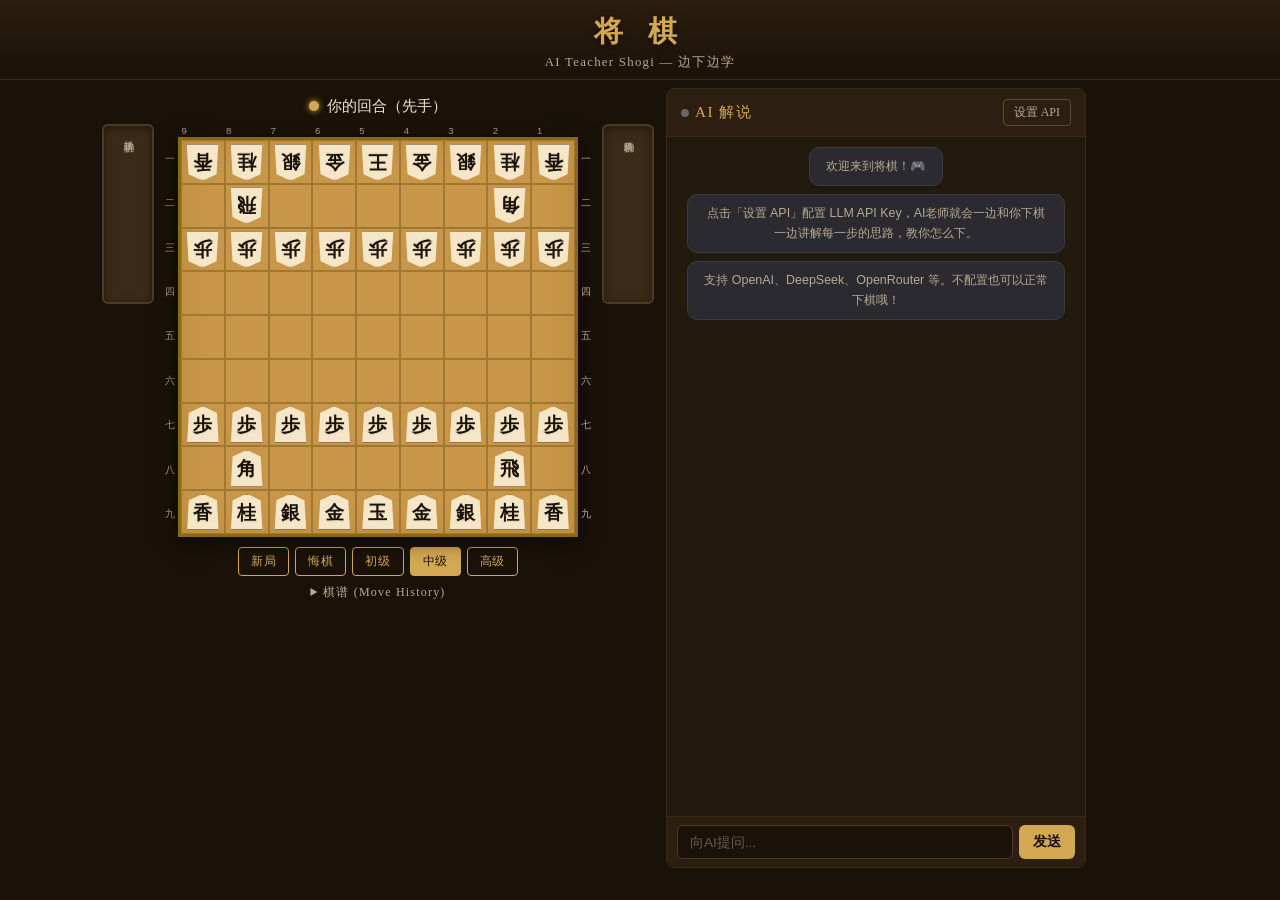
<file: shogi/index.html>
<!DOCTYPE html>
<html lang="ja">
<head>
<meta charset="UTF-8">
<meta name="viewport" content="width=device-width, initial-scale=1.0">
<title>将棋 - AI Teacher Shogi</title>
<style>
*, *::before, *::after { box-sizing: border-box; margin: 0; padding: 0; }

:root {
  --board-bg: #c89648;
  --board-border: #8B6914;
  --cell-border: #a07830;
  --piece-bg: #f5e6c8;
  --piece-border: #8B7355;
  --selected: rgba(255, 220, 50, 0.55);
  --valid-move: rgba(80, 180, 80, 0.45);
  --last-move: rgba(100, 160, 255, 0.3);
  --check: rgba(255, 60, 60, 0.4);
  --bg-dark: #1a1208;
  --bg-panel: #2c1e10;
  --text-light: #f0e6d2;
  --text-muted: #b8a890;
  --accent: #d4a853;
  --hand-bg: #3a2a18;
  --chat-bg: #231a0e;
  --chat-ai: #3a2e1c;
  --chat-user: #2a3a1c;
  --chat-system: #2a2a30;
}

body {
  font-family: 'Hiragino Mincho ProN', 'Yu Mincho', 'MS Mincho', 'Noto Serif JP', serif;
  background: var(--bg-dark);
  color: var(--text-light);
  min-height: 100vh;
  display: flex;
  flex-direction: column;
  align-items: center;
  overflow-x: hidden;
}

/* ============ HEADER ============ */
.header {
  text-align: center;
  padding: 12px 20px 8px;
  width: 100%;
  background: linear-gradient(180deg, #2c1e10 0%, var(--bg-dark) 100%);
  border-bottom: 1px solid #3a2a18;
}
.header h1 { font-size: 1.8rem; letter-spacing: 0.3em; color: var(--accent); text-shadow: 0 2px 8px rgba(0,0,0,0.5); }
.header .subtitle { font-size: 0.8rem; color: var(--text-muted); margin-top: 2px; letter-spacing: 0.1em; }

/* ============ MAIN LAYOUT ============ */
.main-layout {
  display: flex;
  gap: 12px;
  padding: 8px 12px;
  max-width: 1100px;
  width: 100%;
  align-items: stretch;
  flex: 1;
  min-height: 0;
}
.game-area {
  display: flex;
  flex-direction: column;
  align-items: center;
  flex-shrink: 0;
}

/* ============ STATUS BAR ============ */
.status-bar {
  text-align: center;
  padding: 6px 16px;
  font-size: 0.95rem;
  color: var(--text-light);
  min-height: 36px;
  display: flex;
  align-items: center;
  justify-content: center;
  gap: 8px;
}
.status-bar .turn-indicator {
  display: inline-block;
  width: 10px; height: 10px;
  border-radius: 50%;
  background: var(--accent);
  box-shadow: 0 0 6px var(--accent);
}
.status-bar.thinking .turn-indicator {
  animation: pulse 0.8s ease-in-out infinite;
}
@keyframes pulse {
  0%, 100% { opacity: 1; transform: scale(1); }
  50% { opacity: 0.4; transform: scale(0.8); }
}

/* ============ GAME CONTAINER ============ */
.game-container {
  display: flex;
  align-items: flex-start;
  justify-content: center;
  gap: 8px;
}

/* ============ HAND ============ */
.hand {
  background: var(--hand-bg);
  border: 2px solid #4a3a28;
  border-radius: 6px;
  padding: 6px 5px;
  min-width: 52px;
  min-height: 180px;
  display: flex;
  flex-direction: column;
  align-items: center;
  gap: 3px;
  box-shadow: inset 0 2px 8px rgba(0,0,0,0.4);
}
.hand-label {
  font-size: 0.65rem;
  color: var(--text-muted);
  margin-bottom: 3px;
  letter-spacing: 0.1em;
  writing-mode: vertical-rl;
  text-orientation: upright;
}
.hand-piece {
  width: 38px; height: 42px;
  display: flex; align-items: center; justify-content: center;
  font-size: 1rem; cursor: pointer; position: relative;
  background: var(--piece-bg); border: 1px solid var(--piece-border);
  border-radius: 2px;
  clip-path: polygon(10% 18%, 50% 0%, 90% 18%, 95% 100%, 5% 100%);
  color: #1a1208; font-weight: bold;
  transition: transform 0.1s; user-select: none;
}
.hand-piece:hover { transform: scale(1.08); }
.hand-piece.selected { outline: 3px solid #ffcc00; outline-offset: 1px; transform: scale(1.1); }
.hand-piece .count {
  position: absolute; bottom: 1px; right: 3px;
  font-size: 0.55rem; background: #c0392b; color: white;
  border-radius: 50%; width: 14px; height: 14px;
  display: flex; align-items: center; justify-content: center;
  font-family: sans-serif; font-weight: bold;
}
.hand-piece.gote-piece { transform: rotate(180deg); }
.hand-piece.gote-piece:hover { transform: rotate(180deg) scale(1.08); }

/* ============ BOARD ============ */
.board-wrapper { position: relative; flex-shrink: 0; }
.board {
  display: grid;
  grid-template-columns: repeat(9, 1fr);
  grid-template-rows: repeat(9, 1fr);
  width: min(52vw, 400px);
  height: min(52vw, 400px);
  background: var(--board-bg);
  border: 3px solid var(--board-border);
  box-shadow: 0 4px 20px rgba(0,0,0,0.6), inset 0 0 30px rgba(0,0,0,0.08);
}
.cell {
  border: 1px solid var(--cell-border);
  display: flex; align-items: center; justify-content: center;
  position: relative; cursor: pointer;
  transition: background 0.15s; z-index: 2;
}
.cell:hover { background: rgba(255,255,255,0.08); }
.cell.selected { background: var(--selected); }
.cell.valid-move { background: var(--valid-move); }
.cell.valid-move::after {
  content: ''; width: 30%; height: 30%;
  background: rgba(0,100,0,0.5); border-radius: 50%; position: absolute;
}
.cell.valid-capture { background: var(--valid-move); }
.cell.valid-capture::after {
  content: ''; width: 80%; height: 80%;
  border: 3px solid rgba(0,100,0,0.6); border-radius: 50%;
  position: absolute; box-sizing: border-box;
}
.cell.last-move { background: var(--last-move); }
.cell.in-check { background: var(--check); }

.piece {
  width: 84%; height: 88%;
  display: flex; align-items: center; justify-content: center;
  font-size: clamp(0.8rem, 2.5vw, 1.2rem); font-weight: bold;
  background: var(--piece-bg); border: 1px solid var(--piece-border);
  clip-path: polygon(10% 18%, 50% 0%, 90% 18%, 95% 100%, 5% 100%);
  color: #1a1208; user-select: none;
  text-shadow: 0 1px 1px rgba(0,0,0,0.1); z-index: 3; line-height: 1;
}
.piece.promoted { color: #b91c1c; }
.piece.gote { transform: rotate(180deg); }

.coords-top, .coords-bottom {
  display: grid; grid-template-columns: repeat(9, 1fr);
  width: min(52vw, 400px); text-align: center;
  font-size: 0.6rem; color: var(--text-muted); padding: 1px 0; font-family: sans-serif;
}
.coords-left, .coords-right {
  display: flex; flex-direction: column; justify-content: space-around;
  height: min(52vw, 400px); text-align: center;
  font-size: 0.6rem; color: var(--text-muted); padding: 0 3px;
}

/* ============ CONTROLS ============ */
.controls {
  display: flex; gap: 6px; padding: 8px 8px 4px; flex-wrap: wrap; justify-content: center;
}
.btn {
  padding: 5px 12px; font-size: 0.75rem;
  border: 1px solid var(--accent); background: transparent;
  color: var(--accent); border-radius: 4px; cursor: pointer;
  font-family: inherit; letter-spacing: 0.05em;
  transition: background 0.2s, color 0.2s;
}
.btn:hover { background: var(--accent); color: var(--bg-dark); }
.btn.active { background: var(--accent); color: var(--bg-dark); }

/* ============ COMMENTARY PANEL ============ */
.commentary-panel {
  flex: 1;
  min-width: 280px;
  max-width: 420px;
  background: var(--chat-bg);
  border: 1px solid #3a2a18;
  border-radius: 8px;
  display: flex;
  flex-direction: column;
  overflow: hidden;
  max-height: calc(100vh - 120px);
}
.commentary-header {
  display: flex;
  align-items: center;
  justify-content: space-between;
  padding: 10px 14px;
  background: var(--bg-panel);
  border-bottom: 1px solid #3a2a18;
  flex-shrink: 0;
}
.commentary-header .title {
  font-size: 0.95rem;
  color: var(--accent);
  letter-spacing: 0.1em;
  display: flex;
  align-items: center;
  gap: 6px;
}
.commentary-header .title .dot {
  width: 8px; height: 8px; border-radius: 50%;
  background: #666;
  transition: background 0.3s;
}
.commentary-header .title .dot.connected { background: #4caf50; box-shadow: 0 0 6px #4caf50; }
.commentary-header .settings-btn {
  background: none; border: 1px solid #5a4a38; color: var(--text-muted);
  padding: 4px 10px; border-radius: 4px; cursor: pointer;
  font-size: 0.75rem; font-family: inherit;
  transition: background 0.2s, color 0.2s;
}
.commentary-header .settings-btn:hover { background: #5a4a38; color: var(--text-light); }

.chat-messages {
  flex: 1;
  overflow-y: auto;
  padding: 10px;
  display: flex;
  flex-direction: column;
  gap: 8px;
  min-height: 200px;
  scroll-behavior: smooth;
}
.chat-messages::-webkit-scrollbar { width: 5px; }
.chat-messages::-webkit-scrollbar-track { background: transparent; }
.chat-messages::-webkit-scrollbar-thumb { background: #4a3a28; border-radius: 3px; }

.chat-msg {
  padding: 10px 14px;
  border-radius: 10px;
  font-size: 0.85rem;
  line-height: 1.65;
  max-width: 95%;
  word-wrap: break-word;
  font-family: -apple-system, 'Segoe UI', 'PingFang SC', 'Microsoft YaHei', sans-serif;
  animation: fadeIn 0.3s ease;
}
@keyframes fadeIn { from { opacity: 0; transform: translateY(6px); } to { opacity: 1; transform: translateY(0); } }

.chat-msg.ai {
  background: var(--chat-ai);
  border: 1px solid #4a3e2c;
  align-self: flex-start;
  border-top-left-radius: 2px;
  color: var(--text-light);
}
.chat-msg.ai .sender {
  font-size: 0.7rem;
  color: var(--accent);
  margin-bottom: 4px;
  font-weight: bold;
}
.chat-msg.user {
  background: var(--chat-user);
  border: 1px solid #3a4a2c;
  align-self: flex-end;
  border-top-right-radius: 2px;
  color: #d0e8c0;
}
.chat-msg.system {
  background: var(--chat-system);
  border: 1px solid #3a3a44;
  align-self: center;
  text-align: center;
  color: var(--text-muted);
  font-size: 0.78rem;
  padding: 8px 16px;
}
.chat-msg.move-info {
  background: #2a2418;
  border: 1px solid #4a3a28;
  align-self: center;
  text-align: center;
  color: var(--accent);
  font-size: 0.8rem;
  padding: 4px 14px;
  font-family: inherit;
}

.typing-indicator {
  display: flex;
  gap: 4px;
  padding: 10px 14px;
  align-self: flex-start;
}
.typing-indicator span {
  width: 7px; height: 7px; border-radius: 50%;
  background: var(--accent);
  animation: typing 1.2s infinite;
}
.typing-indicator span:nth-child(2) { animation-delay: 0.2s; }
.typing-indicator span:nth-child(3) { animation-delay: 0.4s; }
@keyframes typing {
  0%, 60%, 100% { opacity: 0.3; transform: scale(0.8); }
  30% { opacity: 1; transform: scale(1.1); }
}

.chat-input-area {
  display: flex;
  gap: 6px;
  padding: 8px 10px;
  border-top: 1px solid #3a2a18;
  background: var(--bg-panel);
  flex-shrink: 0;
}
.chat-input {
  flex: 1;
  background: #1a1208;
  border: 1px solid #4a3a28;
  border-radius: 6px;
  padding: 8px 12px;
  color: var(--text-light);
  font-size: 0.85rem;
  font-family: -apple-system, 'Segoe UI', 'PingFang SC', 'Microsoft YaHei', sans-serif;
  outline: none;
}
.chat-input:focus { border-color: var(--accent); }
.chat-input::placeholder { color: #6a5a48; }
.chat-send-btn {
  padding: 8px 14px;
  background: var(--accent);
  color: var(--bg-dark);
  border: none;
  border-radius: 6px;
  cursor: pointer;
  font-size: 0.85rem;
  font-weight: bold;
  font-family: inherit;
  transition: opacity 0.2s;
}
.chat-send-btn:hover { opacity: 0.85; }
.chat-send-btn:disabled { opacity: 0.4; cursor: not-allowed; }

/* ============ SETTINGS OVERLAY ============ */
.settings-overlay {
  display: none;
  position: fixed;
  inset: 0;
  background: rgba(0,0,0,0.65);
  z-index: 300;
  align-items: center;
  justify-content: center;
  backdrop-filter: blur(3px);
}
.settings-overlay.active { display: flex; }
.settings-modal {
  background: var(--bg-panel);
  border: 2px solid var(--accent);
  border-radius: 10px;
  padding: 24px 30px;
  width: min(420px, 90vw);
  box-shadow: 0 10px 40px rgba(0,0,0,0.7);
}
.settings-modal h3 {
  color: var(--accent);
  margin-bottom: 16px;
  font-size: 1.1rem;
  letter-spacing: 0.1em;
}
.settings-group {
  margin-bottom: 14px;
}
.settings-group label {
  display: block;
  font-size: 0.8rem;
  color: var(--text-muted);
  margin-bottom: 4px;
}
.settings-group select,
.settings-group input {
  width: 100%;
  padding: 8px 12px;
  background: #1a1208;
  border: 1px solid #4a3a28;
  border-radius: 5px;
  color: var(--text-light);
  font-size: 0.85rem;
  font-family: -apple-system, 'Segoe UI', sans-serif;
  outline: none;
}
.settings-group select:focus,
.settings-group input:focus { border-color: var(--accent); }
.settings-group select { cursor: pointer; }
.settings-group select option { background: #1a1208; }
.settings-hint {
  font-size: 0.7rem;
  color: #6a5a48;
  margin-top: 3px;
}
.settings-actions {
  display: flex;
  gap: 10px;
  justify-content: flex-end;
  margin-top: 18px;
}
.settings-actions button {
  padding: 8px 22px;
  border-radius: 5px;
  font-size: 0.85rem;
  cursor: pointer;
  font-family: inherit;
  transition: background 0.2s;
}
.settings-actions .save-btn {
  background: var(--accent);
  color: var(--bg-dark);
  border: none;
  font-weight: bold;
}
.settings-actions .save-btn:hover { opacity: 0.85; }
.settings-actions .cancel-btn {
  background: transparent;
  color: var(--text-muted);
  border: 1px solid #4a3a28;
}
.settings-actions .cancel-btn:hover { background: #3a2a18; }

/* ============ PROMOTION DIALOG ============ */
.overlay {
  display: none; position: fixed; inset: 0;
  background: rgba(0,0,0,0.6); z-index: 100;
  align-items: center; justify-content: center;
  backdrop-filter: blur(3px);
}
.overlay.active { display: flex; }
.promo-dialog {
  background: var(--bg-panel); border: 2px solid var(--accent);
  border-radius: 10px; padding: 28px 36px; text-align: center;
  box-shadow: 0 10px 40px rgba(0,0,0,0.7);
}
.promo-dialog h3 { margin-bottom: 18px; font-size: 1.15rem; color: var(--accent); letter-spacing: 0.15em; }
.promo-buttons { display: flex; gap: 16px; justify-content: center; }
.promo-btn {
  padding: 12px 28px; font-size: 1.1rem;
  border: 2px solid var(--accent); background: var(--bg-dark);
  color: var(--text-light); border-radius: 6px; cursor: pointer;
  font-family: inherit; transition: background 0.2s, transform 0.1s;
}
.promo-btn:hover { background: var(--accent); color: var(--bg-dark); transform: translateY(-2px); }

/* ============ GAME OVER ============ */
.game-over-overlay {
  display: none; position: fixed; inset: 0;
  background: rgba(0,0,0,0.7); z-index: 200;
  align-items: center; justify-content: center;
  backdrop-filter: blur(4px);
}
.game-over-overlay.active { display: flex; }
.game-over-box {
  background: var(--bg-panel); border: 2px solid var(--accent);
  border-radius: 12px; padding: 36px 48px; text-align: center;
  box-shadow: 0 10px 40px rgba(0,0,0,0.7);
}
.game-over-box h2 { font-size: 1.8rem; color: var(--accent); margin-bottom: 8px; letter-spacing: 0.2em; }
.game-over-box p { font-size: 1rem; color: var(--text-muted); margin-bottom: 20px; }

/* ============ HISTORY ============ */
.history-panel { padding: 4px 12px; }
.history-panel summary { cursor: pointer; color: var(--text-muted); font-size: 0.75rem; letter-spacing: 0.1em; }
.history-list {
  display: flex; flex-wrap: wrap; gap: 4px 10px; margin-top: 4px;
  font-size: 0.7rem; color: var(--text-muted); max-height: 80px;
  overflow-y: auto; font-family: monospace;
}
.history-item { white-space: nowrap; }
.history-item.sente { color: #e0c080; }
.history-item.gote { color: #80b0e0; }

/* ============ RESPONSIVE ============ */
@media (max-width: 800px) {
  .main-layout {
    flex-direction: column;
    align-items: center;
    padding: 4px 6px;
  }
  .commentary-panel {
    max-width: 100%;
    width: 100%;
    max-height: 350px;
    min-width: unset;
  }
  .board {
    width: min(80vw, 400px);
    height: min(80vw, 400px);
  }
  .coords-top, .coords-bottom { width: min(80vw, 400px); }
  .coords-left, .coords-right { height: min(80vw, 400px); }
}
@media (max-width: 480px) {
  .hand { min-width: 36px; padding: 4px 3px; }
  .hand-piece { width: 30px; height: 34px; font-size: 0.8rem; }
  .header h1 { font-size: 1.3rem; }
}
</style>
</head>
<body>

<div class="header">
  <h1>将 棋</h1>
  <div class="subtitle">AI Teacher Shogi &mdash; 边下边学</div>
</div>

<div class="main-layout">
  <!-- LEFT: Game Area -->
  <div class="game-area">
    <div class="status-bar" id="statusBar">
      <span class="turn-indicator"></span>
      <span id="statusText">你的回合（先手）</span>
    </div>

    <div class="game-container">
      <div class="hand" id="goteHand">
        <span class="hand-label">後手持駒</span>
      </div>
      <div class="board-wrapper">
        <div class="coords-top" id="coordsTop"></div>
        <div style="display:flex;">
          <div class="coords-left" id="coordsLeft"></div>
          <div class="board" id="board"></div>
          <div class="coords-right" id="coordsRight"></div>
        </div>
        <div class="coords-bottom" id="coordsBottom"></div>
      </div>
      <div class="hand" id="senteHand">
        <span class="hand-label">先手持駒</span>
      </div>
    </div>

    <div class="controls">
      <button class="btn" onclick="newGame()">新局</button>
      <button class="btn" onclick="undoPlayerMove()">悔棋</button>
      <button class="btn" id="diffBtn1" onclick="setDifficulty(1)">初级</button>
      <button class="btn active" id="diffBtn2" onclick="setDifficulty(2)">中级</button>
      <button class="btn" id="diffBtn3" onclick="setDifficulty(3)">高级</button>
    </div>

    <details class="history-panel">
      <summary>棋谱 (Move History)</summary>
      <div class="history-list" id="historyList"></div>
    </details>
  </div>

  <!-- RIGHT: Commentary Panel -->
  <div class="commentary-panel">
    <div class="commentary-header">
      <div class="title">
        <span class="dot" id="llmDot"></span>
        AI 解说
      </div>
      <button class="settings-btn" onclick="openSettings()">设置 API</button>
    </div>
    <div class="chat-messages" id="chatMessages"></div>
    <div class="chat-input-area">
      <input type="text" class="chat-input" id="chatInput"
             placeholder="向AI提问..." onkeydown="if(event.key==='Enter')sendUserQuestion()">
      <button class="chat-send-btn" id="chatSendBtn" onclick="sendUserQuestion()">发送</button>
    </div>
  </div>
</div>

<!-- Promotion Dialog -->
<div class="overlay" id="promoOverlay">
  <div class="promo-dialog">
    <h3>成りますか？（是否升变？）</h3>
    <div class="promo-buttons">
      <button class="promo-btn" onclick="resolvePromotion(true)">成る（升变）</button>
      <button class="promo-btn" onclick="resolvePromotion(false)">不成（不变）</button>
    </div>
  </div>
</div>

<!-- Game Over -->
<div class="game-over-overlay" id="gameOverOverlay">
  <div class="game-over-box">
    <h2 id="gameOverTitle"></h2>
    <p id="gameOverMsg"></p>
    <button class="btn" onclick="newGame()" style="font-size:1rem; padding: 10px 30px;">再来一局</button>
  </div>
</div>

<!-- Settings -->
<div class="settings-overlay" id="settingsOverlay">
  <div class="settings-modal">
    <h3>AI 解说设置</h3>
    <div class="settings-group">
      <label>API 服务商</label>
      <select id="providerSelect" onchange="onProviderChange()">
        <option value="openai">OpenAI</option>
        <option value="deepseek">DeepSeek</option>
        <option value="openrouter">OpenRouter</option>
        <option value="custom">自定义 (Custom)</option>
      </select>
    </div>
    <div class="settings-group">
      <label>API Key</label>
      <input type="password" id="apiKeyInput" placeholder="sk-...">
      <div class="settings-hint">你的密钥仅保存在浏览器本地，不会上传到任何服务器</div>
    </div>
    <div class="settings-group">
      <label>模型 (Model)</label>
      <input type="text" id="modelInput" value="gpt-4o-mini">
    </div>
    <div class="settings-group" id="customUrlGroup" style="display:none;">
      <label>API Base URL</label>
      <input type="text" id="baseUrlInput" placeholder="https://api.example.com/v1">
      <div class="settings-hint">使用 OpenAI 兼容的 /v1/chat/completions 接口</div>
    </div>
    <div class="settings-actions">
      <button class="cancel-btn" onclick="closeSettings()">取消</button>
      <button class="save-btn" onclick="saveSettings()">保存</button>
    </div>
  </div>
</div>

<script>
// ================================================================
//  SHOGI with LLM Commentary - Complete Implementation
// ================================================================

// ============ CONSTANTS ============
const KING='K',ROOK='R',BISHOP='B',GOLD='G',SILVER='S',KNIGHT='N',LANCE='L',PAWN='P';
const SENTE='sente',GOTE='gote';

const PIECE_KANJI = {
  K:{sente:'玉',gote:'王'}, R:{normal:'飛',promoted:'龍'},
  B:{normal:'角',promoted:'馬'}, G:{normal:'金'},
  S:{normal:'銀',promoted:'全'}, N:{normal:'桂',promoted:'圭'},
  L:{normal:'香',promoted:'杏'}, P:{normal:'歩',promoted:'と'},
};
const PIECE_NAMES_CN = {
  K:'王', R:'飞车', B:'角行', G:'金将', S:'银将', N:'桂马', L:'香车', P:'步兵'
};
const PROMOTED_NAMES_CN = {
  R:'龙王', B:'龙马', S:'成银', N:'成桂', L:'成香', P:'と金(成步)'
};

function getKanji(type, owner, promoted) {
  if (type === KING) return PIECE_KANJI.K[owner];
  const info = PIECE_KANJI[type];
  return (promoted && info.promoted) ? info.promoted : info.normal;
}

const PIECE_VALUES = { K:10000, R:10, B:9, G:6, S:5, N:4, L:3, P:1 };
const PROMOTED_BONUS = { R:3, B:3, S:1, N:2, L:2, P:4 };

function canPromote(type) { return type !== KING && type !== GOLD; }
function mustPromote(type, owner, toRow) {
  if (type===PAWN||type===LANCE) return (owner===SENTE&&toRow===0)||(owner===GOTE&&toRow===8);
  if (type===KNIGHT) return (owner===SENTE&&toRow<=1)||(owner===GOTE&&toRow>=7);
  return false;
}
function inPromotionZone(owner, row) {
  return (owner===SENTE&&row<=2)||(owner===GOTE&&row>=6);
}

// ============ GAME STATE ============
let board=[], hands={sente:[],gote:[]}, currentPlayer=SENTE;
let moveHistory=[], moveNotations=[];
let selectedCell=null, selectedHand=null, validMoves=[];
let lastMove=null, gameOver=false, aiDifficulty=2, promotionResolve=null;

function initBoard() {
  board = Array.from({length:9}, ()=>Array(9).fill(null));
  hands = {sente:[],gote:[]}; currentPlayer=SENTE;
  moveHistory=[]; moveNotations=[];
  selectedCell=null; selectedHand=null; validMoves=[];
  lastMove=null; gameOver=false;
  const back=[LANCE,KNIGHT,SILVER,GOLD,KING,GOLD,SILVER,KNIGHT,LANCE];
  for(let c=0;c<9;c++){
    board[0][c]={type:back[c],owner:GOTE,promoted:false};
    board[8][c]={type:back[c],owner:SENTE,promoted:false};
  }
  board[1][1]={type:ROOK,owner:GOTE,promoted:false};
  board[1][7]={type:BISHOP,owner:GOTE,promoted:false};
  for(let c=0;c<9;c++){
    board[2][c]={type:PAWN,owner:GOTE,promoted:false};
    board[6][c]={type:PAWN,owner:SENTE,promoted:false};
  }
  board[7][7]={type:ROOK,owner:SENTE,promoted:false};
  board[7][1]={type:BISHOP,owner:SENTE,promoted:false};
}

// ============ MOVE GENERATION ============
function getValidMoves(row, col, forCheck) {
  const piece=board[row][col];
  if(!piece) return [];
  const {type,owner,promoted}=piece;
  const fwd=owner===SENTE?-1:1;
  const moves=[];
  function tryAdd(r,c){
    if(r<0||r>8||c<0||c>8)return false;
    const t=board[r][c];
    if(t&&t.owner===owner)return false;
    moves.push({row:r,col:c}); return !t;
  }
  function goldMoves(){
    tryAdd(row+fwd,col-1);tryAdd(row+fwd,col);tryAdd(row+fwd,col+1);
    tryAdd(row,col-1);tryAdd(row,col+1);tryAdd(row-fwd,col);
  }
  if(promoted&&type!==KING&&type!==GOLD){
    if(type===ROOK){
      for(const[dr,dc]of[[0,1],[0,-1],[1,0],[-1,0]])for(let i=1;i<=8;i++)if(!tryAdd(row+dr*i,col+dc*i))break;
      for(const[dr,dc]of[[-1,-1],[-1,1],[1,-1],[1,1]])tryAdd(row+dr,col+dc);
    }else if(type===BISHOP){
      for(const[dr,dc]of[[-1,-1],[-1,1],[1,-1],[1,1]])for(let i=1;i<=8;i++)if(!tryAdd(row+dr*i,col+dc*i))break;
      for(const[dr,dc]of[[0,1],[0,-1],[1,0],[-1,0]])tryAdd(row+dr,col+dc);
    }else goldMoves();
  }else{
    switch(type){
      case KING: for(const[dr,dc]of[[-1,-1],[-1,0],[-1,1],[0,-1],[0,1],[1,-1],[1,0],[1,1]])tryAdd(row+dr,col+dc);break;
      case GOLD: goldMoves();break;
      case SILVER: tryAdd(row+fwd,col-1);tryAdd(row+fwd,col);tryAdd(row+fwd,col+1);tryAdd(row-fwd,col-1);tryAdd(row-fwd,col+1);break;
      case KNIGHT: tryAdd(row+2*fwd,col-1);tryAdd(row+2*fwd,col+1);break;
      case PAWN: tryAdd(row+fwd,col);break;
      case LANCE: for(let i=1;i<=8;i++)if(!tryAdd(row+fwd*i,col))break;break;
      case ROOK: for(const[dr,dc]of[[0,1],[0,-1],[1,0],[-1,0]])for(let i=1;i<=8;i++)if(!tryAdd(row+dr*i,col+dc*i))break;break;
      case BISHOP: for(const[dr,dc]of[[-1,-1],[-1,1],[1,-1],[1,1]])for(let i=1;i<=8;i++)if(!tryAdd(row+dr*i,col+dc*i))break;break;
    }
  }
  if(!forCheck) return moves.filter(m=>!wouldLeaveInCheck(owner,row,col,m.row,m.col));
  return moves;
}

function getDropMoves(pieceType, owner) {
  const drops=[];
  for(let r=0;r<9;r++)for(let c=0;c<9;c++){
    if(board[r][c])continue;
    if((pieceType===PAWN||pieceType===LANCE)&&((owner===SENTE&&r===0)||(owner===GOTE&&r===8)))continue;
    if(pieceType===KNIGHT&&((owner===SENTE&&r<=1)||(owner===GOTE&&r>=7)))continue;
    if(pieceType===PAWN){
      let hasPawn=false;
      for(let rr=0;rr<9;rr++){const p=board[rr][c];if(p&&p.type===PAWN&&p.owner===owner&&!p.promoted){hasPawn=true;break;}}
      if(hasPawn)continue;
      board[r][c]={type:PAWN,owner,promoted:false};
      const opp=owner===SENTE?GOTE:SENTE;
      if(isInCheck(opp)&&isCheckmate(opp)){board[r][c]=null;continue;}
      board[r][c]=null;
    }
    drops.push({row:r,col:c});
  }
  return drops;
}

// ============ CHECK DETECTION ============
function findKing(player){
  for(let r=0;r<9;r++)for(let c=0;c<9;c++){const p=board[r][c];if(p&&p.type===KING&&p.owner===player)return{row:r,col:c};}
  return null;
}
function isInCheck(player){
  const king=findKing(player);if(!king)return false;
  const opp=player===SENTE?GOTE:SENTE;
  for(let r=0;r<9;r++)for(let c=0;c<9;c++){
    const p=board[r][c];
    if(p&&p.owner===opp&&getValidMoves(r,c,true).some(m=>m.row===king.row&&m.col===king.col))return true;
  }
  return false;
}
function wouldLeaveInCheck(player,fromR,fromC,toR,toC){
  const cap=board[toR][toC],pc=board[fromR][fromC];
  board[toR][toC]=pc;board[fromR][fromC]=null;
  const chk=isInCheck(player);
  board[fromR][fromC]=pc;board[toR][toC]=cap;
  return chk;
}
function isCheckmate(player){
  if(!isInCheck(player))return false;
  for(let r=0;r<9;r++)for(let c=0;c<9;c++){
    const p=board[r][c];if(p&&p.owner===player&&getValidMoves(r,c,false).length>0)return false;
  }
  for(const t of[...new Set(hands[player])])if(getDropMoves(t,player).length>0)return false;
  return true;
}
function hasNoLegalMoves(player){
  for(let r=0;r<9;r++)for(let c=0;c<9;c++){
    const p=board[r][c];if(p&&p.owner===player&&getValidMoves(r,c,false).length>0)return false;
  }
  for(const t of[...new Set(hands[player])])if(getDropMoves(t,player).length>0)return false;
  return true;
}

// ============ MAKE / UNDO MOVE ============
function makeMove(move) {
  if(move.type==='move'){
    const piece=board[move.fromR][move.fromC];
    move._captured=board[move.toR][move.toC];
    move._wasPromoted=piece.promoted;
    if(move._captured)hands[piece.owner].push(move._captured.type);
    board[move.toR][move.toC]={type:piece.type,owner:piece.owner,promoted:move.promote?true:piece.promoted};
    board[move.fromR][move.fromC]=null;
  }else{
    board[move.toR][move.toC]={type:move.pieceType,owner:move.owner,promoted:false};
    const idx=hands[move.owner].indexOf(move.pieceType);
    if(idx>=0)hands[move.owner].splice(idx,1);
  }
  currentPlayer=currentPlayer===SENTE?GOTE:SENTE;
  moveHistory.push(move);
}
function undoMove(){
  const move=moveHistory.pop();if(!move)return;
  currentPlayer=currentPlayer===SENTE?GOTE:SENTE;
  if(move.type==='move'){
    const piece=board[move.toR][move.toC];
    board[move.fromR][move.fromC]={type:piece.type,owner:piece.owner,promoted:move._wasPromoted};
    board[move.toR][move.toC]=move._captured||null;
    if(move._captured){const idx=hands[piece.owner].indexOf(move._captured.type);if(idx>=0)hands[piece.owner].splice(idx,1);}
  }else{
    hands[move.owner].push(move.pieceType);
    board[move.toR][move.toC]=null;
  }
}

// ============ AI ENGINE ============
function evaluateBoard(){
  let score=0, skR=4,skC=4,gkR=4,gkC=4;
  for(let r=0;r<9;r++)for(let c=0;c<9;c++){
    const p=board[r][c];if(!p)continue;
    if(p.type===KING){if(p.owner===SENTE){skR=r;skC=c;}else{gkR=r;gkC=c;}}
    let val=PIECE_VALUES[p.type];
    if(p.promoted&&PROMOTED_BONUS[p.type])val+=PROMOTED_BONUS[p.type];
    val+=(8-Math.abs(c-4)-Math.abs(r-4))*0.03;
    if(p.type!==KING){if(p.owner===SENTE)val+=(8-r)*0.02;else val+=r*0.02;}
    score+=p.owner===GOTE?val:-val;
  }
  for(const t of hands[GOTE])score+=PIECE_VALUES[t]*1.1;
  for(const t of hands[SENTE])score-=PIECE_VALUES[t]*1.1;
  score-=(8-skR)*0.1;score+=gkR*0.1;
  return score;
}

function generateAllMoves(player){
  const moves=[];
  for(let r=0;r<9;r++)for(let c=0;c<9;c++){
    const p=board[r][c];if(!p||p.owner!==player)continue;
    for(const t of getValidMoves(r,c,false)){
      const fz=inPromotionZone(player,r),tz=inPromotionZone(player,t.row);
      const cp=canPromote(p.type)&&!p.promoted&&(fz||tz);
      const mp=mustPromote(p.type,player,t.row);
      if(mp)moves.push({type:'move',fromR:r,fromC:c,toR:t.row,toC:t.col,promote:true});
      else if(cp){
        moves.push({type:'move',fromR:r,fromC:c,toR:t.row,toC:t.col,promote:true});
        moves.push({type:'move',fromR:r,fromC:c,toR:t.row,toC:t.col,promote:false});
      }else moves.push({type:'move',fromR:r,fromC:c,toR:t.row,toC:t.col,promote:false});
    }
  }
  for(const t of[...new Set(hands[player])])
    for(const sq of getDropMoves(t,player))
      moves.push({type:'drop',pieceType:t,owner:player,toR:sq.row,toC:sq.col});
  return moves;
}

let aiNodeCount=0;const AI_NODE_LIMIT=80000;
function minimax(depth,alpha,beta,maximizing){
  aiNodeCount++;
  if(depth===0||aiNodeCount>AI_NODE_LIMIT)return evaluateBoard();
  const player=maximizing?GOTE:SENTE;
  const moves=generateAllMoves(player);
  if(moves.length===0){if(isInCheck(player))return maximizing?-99999+(10-depth):99999-(10-depth);return 0;}
  moves.sort((a,b)=>{
    let sa=0,sb=0;
    if(a.type==='move'&&board[a.toR][a.toC])sa+=PIECE_VALUES[board[a.toR][a.toC].type]*10;
    if(b.type==='move'&&board[b.toR][b.toC])sb+=PIECE_VALUES[board[b.toR][b.toC].type]*10;
    if(a.promote)sa+=5;if(b.promote)sb+=5;return sb-sa;
  });
  if(maximizing){let mx=-Infinity;for(const m of moves){makeMove(m);const e=minimax(depth-1,alpha,beta,false);undoMove();mx=Math.max(mx,e);alpha=Math.max(alpha,e);if(beta<=alpha)break;}return mx;}
  else{let mn=Infinity;for(const m of moves){makeMove(m);const e=minimax(depth-1,alpha,beta,true);undoMove();mn=Math.min(mn,e);beta=Math.min(beta,e);if(beta<=alpha)break;}return mn;}
}

function getAIMove(){
  const moves=generateAllMoves(GOTE);if(moves.length===0)return null;
  const depth=[0,1,2,3][aiDifficulty];
  if(aiDifficulty===1&&Math.random()<0.4)return moves[Math.floor(Math.random()*moves.length)];
  let best=moves[0],bestScore=-Infinity;aiNodeCount=0;
  for(let i=moves.length-1;i>0;i--){const j=Math.floor(Math.random()*(i+1));[moves[i],moves[j]]=[moves[j],moves[i]];}
  moves.sort((a,b)=>{
    let sa=0,sb=0;
    if(a.type==='move'&&board[a.toR][a.toC])sa+=PIECE_VALUES[board[a.toR][a.toC].type]*10;
    if(b.type==='move'&&board[b.toR][b.toC])sb+=PIECE_VALUES[board[b.toR][b.toC].type]*10;
    if(a.promote)sa+=5;if(b.promote)sb+=5;return sb-sa;
  });
  for(const m of moves){makeMove(m);const s=minimax(depth-1,-Infinity,Infinity,false);undoMove();if(s>bestScore){bestScore=s;best=m;}}
  return best;
}

// ============ MOVE NOTATION ============
function formatMove(move, player){
  const files=['9','8','7','6','5','4','3','2','1'];
  const ranks=['一','二','三','四','五','六','七','八','九'];
  const prefix=player===SENTE?'☗':'☖';
  if(move.type==='drop'){
    return `${prefix}${files[move.toC]}${ranks[move.toR]}${getKanji(move.pieceType,player,false)}打`;
  }else{
    const piece=board[move.fromR][move.fromC];
    let s=`${prefix}${files[move.toC]}${ranks[move.toR]}${getKanji(piece.type,player,false)}`;
    if(move.promote)s+='成';return s;
  }
}

function formatMoveForLLM(move, player) {
  const files=['9','8','7','6','5','4','3','2','1'];
  const ranks=['一','二','三','四','五','六','七','八','九'];
  const side = player === SENTE ? '先手(你/学生)' : '后手(AI老师)';
  if (move.type === 'drop') {
    const pn = PIECE_NAMES_CN[move.pieceType];
    return `${side} 打${pn}到${files[move.toC]}${ranks[move.toR]}`;
  } else {
    const piece = board[move.fromR] ? board[move.fromR][move.fromC] : null;
    const pType = piece ? piece.type : (move._pieceType || '?');
    const pn = piece?.promoted ? (PROMOTED_NAMES_CN[pType]||PIECE_NAMES_CN[pType]) : PIECE_NAMES_CN[pType];
    const captured = move._captured;
    let s = `${side} ${pn}从${files[move.fromC]}${ranks[move.fromR]}移动到${files[move.toC]}${ranks[move.toR]}`;
    if (move.promote) s += '（升变）';
    if (captured) {
      const cn = captured.promoted ? (PROMOTED_NAMES_CN[captured.type]||PIECE_NAMES_CN[captured.type]) : PIECE_NAMES_CN[captured.type];
      s += `，吃掉了对方的${cn}`;
    }
    return s;
  }
}

// ============ BOARD STATE FOR LLM ============
function formatBoardForLLM() {
  const files = '９８７６５４３２１';
  const ranks = ['一','二','三','四','五','六','七','八','九'];
  let s = '当前盘面:\n';
  s += '  ９ ８ ７ ６ ５ ４ ３ ２ １\n';
  for (let r = 0; r < 9; r++) {
    s += ranks[r] + ' ';
    for (let c = 0; c < 9; c++) {
      const p = board[r][c];
      if (!p) { s += '__ '; }
      else {
        const mark = p.owner === SENTE ? '^' : 'v';
        s += mark + getKanji(p.type, p.owner, p.promoted) + ' ';
      }
    }
    s += '\n';
  }
  const fmtHand = (h) => {
    if (h.length === 0) return '无';
    const counts = {};
    for (const t of h) counts[t] = (counts[t]||0)+1;
    return Object.entries(counts).map(([t,n]) => PIECE_NAMES_CN[t] + (n>1?'x'+n:'')).join(' ');
  };
  s += '先手(学生)持驹: ' + fmtHand(hands.sente) + '\n';
  s += '后手(AI老师)持驹: ' + fmtHand(hands.gote) + '\n';
  if (isInCheck(SENTE)) s += '⚠ 先手被将军!\n';
  if (isInCheck(GOTE)) s += '⚠ 后手被将军!\n';
  return s;
}

// ============ LLM INTEGRATION ============
const PROVIDERS = {
  openai:    { baseUrl: 'https://api.openai.com/v1',      model: 'gpt-4o-mini' },
  deepseek:  { baseUrl: 'https://api.deepseek.com',       model: 'deepseek-chat' },
  openrouter:{ baseUrl: 'https://openrouter.ai/api/v1',   model: 'anthropic/claude-sonnet-4' },
  custom:    { baseUrl: '',                                 model: '' },
};

let llmConfig = { provider:'openai', apiKey:'', model:'gpt-4o-mini', baseUrl:'https://api.openai.com/v1' };
let llmConversation = [];
let llmStreaming = false;
let llmEnabled = false;

const SYSTEM_PROMPT = `你是一位友善且经验丰富的将棋（日本象棋/Shogi）老师。你正在以后手与一位初学者学生对局。

你的职责：
1. 当你（后手AI）走棋后：简短解释你选择这步棋的原因和战略意图
2. 当学生（先手）走棋后：评价这步棋的好坏，给出改进建议和下一步思路
3. 学生提问时：耐心解答将棋规则、策略等问题

风格要求：
- 用中文回复，亲切友善，像朋友聊天
- 每次回复2-4句话，简洁明了
- 适合初学者理解，避免过于专业的术语
- 偶尔穿插将棋小知识
- 可以用emoji让对话更生动

将棋基础知识备忘：
- 9x9棋盘，先手(下方)和后手(上方)
- 吃掉的棋子变为自己的"持驹"，可以在任意空格打入
- 进入敌阵(对方3行)可以升变
- 王(玉)被将死则输
- 棋子：王(King)、飞车(Rook)→龙王、角行(Bishop)→龙马、金将、银将→成银、桂马→成桂、香车→成香、步兵→と金`;

function loadLLMSettings() {
  try {
    const s = localStorage.getItem('shogi_llm_settings');
    if (s) {
      const cfg = JSON.parse(s);
      llmConfig = { ...llmConfig, ...cfg };
      llmEnabled = !!llmConfig.apiKey;
    }
  } catch(e) {}
}

function saveLLMSettings() {
  try { localStorage.setItem('shogi_llm_settings', JSON.stringify(llmConfig)); } catch(e) {}
}

function openSettings() {
  document.getElementById('providerSelect').value = llmConfig.provider;
  document.getElementById('apiKeyInput').value = llmConfig.apiKey;
  document.getElementById('modelInput').value = llmConfig.model;
  document.getElementById('baseUrlInput').value = llmConfig.baseUrl;
  document.getElementById('customUrlGroup').style.display = llmConfig.provider === 'custom' ? 'block' : 'none';
  document.getElementById('settingsOverlay').classList.add('active');
}

function closeSettings() {
  document.getElementById('settingsOverlay').classList.remove('active');
}

function onProviderChange() {
  const p = document.getElementById('providerSelect').value;
  document.getElementById('customUrlGroup').style.display = p === 'custom' ? 'block' : 'none';
  if (PROVIDERS[p]) {
    document.getElementById('modelInput').value = PROVIDERS[p].model;
    if (p !== 'custom') document.getElementById('baseUrlInput').value = PROVIDERS[p].baseUrl;
  }
}

function saveSettings() {
  const p = document.getElementById('providerSelect').value;
  llmConfig.provider = p;
  llmConfig.apiKey = document.getElementById('apiKeyInput').value.trim();
  llmConfig.model = document.getElementById('modelInput').value.trim();
  if (p === 'custom') {
    llmConfig.baseUrl = document.getElementById('baseUrlInput').value.trim();
  } else {
    llmConfig.baseUrl = PROVIDERS[p].baseUrl;
  }
  llmEnabled = !!llmConfig.apiKey;
  saveLLMSettings();
  closeSettings();
  updateLLMDot();
  if (llmEnabled) {
    addChatMsg('system', 'AI解说已连接！开始对局后，AI老师会分析每一步棋并给你建议。');
  }
}

function updateLLMDot() {
  const dot = document.getElementById('llmDot');
  dot.classList.toggle('connected', llmEnabled);
}

// Chat message rendering
function addChatMsg(role, content, cls) {
  const container = document.getElementById('chatMessages');
  const msg = document.createElement('div');
  msg.className = `chat-msg ${cls || role}`;
  if (role === 'ai') {
    msg.innerHTML = `<div class="sender">🎓 AI老师</div><div class="content">${escapeHtml(content)}</div>`;
  } else {
    msg.textContent = content;
  }
  container.appendChild(msg);
  container.scrollTop = container.scrollHeight;
  return msg;
}

function addStreamingMsg() {
  const container = document.getElementById('chatMessages');
  const msg = document.createElement('div');
  msg.className = 'chat-msg ai';
  msg.id = 'streamingMsg';
  msg.innerHTML = `<div class="sender">🎓 AI老师</div><div class="content" id="streamingContent"></div>`;
  container.appendChild(msg);
  container.scrollTop = container.scrollHeight;
  return msg;
}

function addTypingIndicator() {
  const container = document.getElementById('chatMessages');
  const el = document.createElement('div');
  el.className = 'typing-indicator';
  el.id = 'typingIndicator';
  el.innerHTML = '<span></span><span></span><span></span>';
  container.appendChild(el);
  container.scrollTop = container.scrollHeight;
}

function removeTypingIndicator() {
  const el = document.getElementById('typingIndicator');
  if (el) el.remove();
}

function escapeHtml(text) {
  return text.replace(/&/g,'&amp;').replace(/</g,'&lt;').replace(/>/g,'&gt;').replace(/\n/g,'<br>');
}

async function callLLM(userMsg) {
  if (!llmEnabled || llmStreaming) return;

  llmConversation.push({ role: 'user', content: userMsg });

  // Keep conversation manageable (system + last 20 messages)
  if (llmConversation.length > 24) {
    llmConversation = llmConversation.slice(-20);
  }

  const messages = [
    { role: 'system', content: SYSTEM_PROMPT },
    ...llmConversation
  ];

  llmStreaming = true;
  addTypingIndicator();

  try {
    const url = llmConfig.baseUrl.replace(/\/+$/, '') + '/chat/completions';
    const headers = {
      'Content-Type': 'application/json',
      'Authorization': `Bearer ${llmConfig.apiKey}`
    };
    // OpenRouter needs extra headers
    if (llmConfig.provider === 'openrouter') {
      headers['HTTP-Referer'] = window.location.href;
      headers['X-Title'] = 'Shogi AI Teacher';
    }

    const response = await fetch(url, {
      method: 'POST',
      headers,
      body: JSON.stringify({
        model: llmConfig.model,
        messages,
        max_tokens: 400,
        stream: true,
        temperature: 0.8,
      })
    });

    if (!response.ok) {
      const errText = await response.text();
      throw new Error(`API错误 (${response.status}): ${errText.slice(0, 200)}`);
    }

    removeTypingIndicator();
    addStreamingMsg();
    const contentEl = document.getElementById('streamingContent');
    let fullContent = '';

    const reader = response.body.getReader();
    const decoder = new TextDecoder();
    let buffer = '';

    while (true) {
      const { done, value } = await reader.read();
      if (done) break;
      buffer += decoder.decode(value, { stream: true });

      const lines = buffer.split('\n');
      buffer = lines.pop() || '';

      for (const line of lines) {
        const trimmed = line.trim();
        if (!trimmed || !trimmed.startsWith('data: ')) continue;
        const data = trimmed.slice(6);
        if (data === '[DONE]') break;
        try {
          const json = JSON.parse(data);
          const delta = json.choices?.[0]?.delta?.content;
          if (delta) {
            fullContent += delta;
            contentEl.innerHTML = escapeHtml(fullContent);
            document.getElementById('chatMessages').scrollTop = document.getElementById('chatMessages').scrollHeight;
          }
        } catch(e) {}
      }
    }

    llmConversation.push({ role: 'assistant', content: fullContent });

    // Remove streaming msg ID so it becomes permanent
    const streamMsg = document.getElementById('streamingMsg');
    if (streamMsg) streamMsg.removeAttribute('id');
    const streamContent = document.getElementById('streamingContent');
    if (streamContent) streamContent.removeAttribute('id');

  } catch(err) {
    removeTypingIndicator();
    // Try non-streaming fallback
    try {
      const url = llmConfig.baseUrl.replace(/\/+$/, '') + '/chat/completions';
      const headers = {
        'Content-Type': 'application/json',
        'Authorization': `Bearer ${llmConfig.apiKey}`
      };
      if (llmConfig.provider === 'openrouter') {
        headers['HTTP-Referer'] = window.location.href;
        headers['X-Title'] = 'Shogi AI Teacher';
      }
      const resp2 = await fetch(url, {
        method: 'POST',
        headers,
        body: JSON.stringify({
          model: llmConfig.model,
          messages,
          max_tokens: 400,
          temperature: 0.8,
        })
      });
      if (resp2.ok) {
        const json = await resp2.json();
        const content = json.choices?.[0]?.message?.content || '';
        if (content) {
          addChatMsg('ai', content);
          llmConversation.push({ role: 'assistant', content });
        }
      } else {
        addChatMsg('system', `API 调用失败: ${err.message}`);
      }
    } catch(e2) {
      addChatMsg('system', `连接失败: ${err.message}。请检查API设置。`);
    }
  }

  llmStreaming = false;
}

function requestCommentary(move, player) {
  if (!llmEnabled) return;
  const boardState = formatBoardForLLM();
  const moveDesc = formatMoveForLLM(move, player);
  const moveNum = moveNotations.length;
  const side = player === SENTE ? '学生' : '你(AI老师)';

  let prompt;
  if (player === SENTE) {
    prompt = `第${moveNum}手: ${moveDesc}\n\n${boardState}\n\n学生走了这步棋，请评价并给建议。`;
  } else {
    prompt = `第${moveNum}手: ${moveDesc}\n\n${boardState}\n\n这是你(AI老师/后手)走的棋，请解释你的意图。`;
  }
  callLLM(prompt);
}

async function sendUserQuestion() {
  const input = document.getElementById('chatInput');
  const q = input.value.trim();
  if (!q) return;
  input.value = '';

  addChatMsg('user', q);

  if (!llmEnabled) {
    addChatMsg('system', '请先点击「设置 API」配置你的 API Key，就可以和AI老师对话了！');
    return;
  }

  const boardState = formatBoardForLLM();
  const prompt = `学生提问: "${q}"\n\n当前盘面:\n${boardState}\n\n请回答学生的问题。`;
  await callLLM(prompt);
}

// ============ UI RENDERING ============
const boardEl = document.getElementById('board');
const senteHandEl = document.getElementById('senteHand');
const goteHandEl = document.getElementById('goteHand');
const statusText = document.getElementById('statusText');
const statusBar = document.getElementById('statusBar');
const historyList = document.getElementById('historyList');
const promoOverlay = document.getElementById('promoOverlay');
const gameOverOverlay = document.getElementById('gameOverOverlay');

function render(){ renderBoard(); renderHands(); renderStatus(); }

function renderBoard(){
  boardEl.innerHTML='';
  const kingPos=findKing(currentPlayer);
  const inCheck=isInCheck(currentPlayer);
  for(let r=0;r<9;r++)for(let c=0;c<9;c++){
    const cell=document.createElement('div');
    cell.className='cell';
    if(lastMove&&((r===lastMove.toR&&c===lastMove.toC)||(lastMove.fromR!==undefined&&r===lastMove.fromR&&c===lastMove.fromC)))cell.classList.add('last-move');
    if(inCheck&&kingPos&&r===kingPos.row&&c===kingPos.col)cell.classList.add('in-check');
    if(selectedCell&&r===selectedCell.row&&c===selectedCell.col)cell.classList.add('selected');
    if(validMoves.find(m=>m.row===r&&m.col===c)){cell.classList.add(board[r][c]?'valid-capture':'valid-move');}
    const p=board[r][c];
    if(p){
      const pe=document.createElement('div');pe.className='piece';
      if(p.owner===GOTE)pe.classList.add('gote');
      if(p.promoted)pe.classList.add('promoted');
      pe.textContent=getKanji(p.type,p.owner,p.promoted);
      cell.appendChild(pe);
    }
    cell.addEventListener('click',()=>handleCellClick(r,c));
    boardEl.appendChild(cell);
  }
}

function renderHands(){ renderHand(senteHandEl,SENTE); renderHand(goteHandEl,GOTE); }
function renderHand(container,owner){
  const label=container.querySelector('.hand-label');container.innerHTML='';container.appendChild(label);
  const hand=hands[owner],counts={};
  for(const t of hand)counts[t]=(counts[t]||0)+1;
  for(const t of[ROOK,BISHOP,GOLD,SILVER,KNIGHT,LANCE,PAWN]){
    if(!counts[t])continue;
    const el=document.createElement('div');el.className='hand-piece';
    if(owner===GOTE)el.classList.add('gote-piece');
    if(selectedHand&&selectedHand.type===t&&selectedHand.owner===owner)el.classList.add('selected');
    el.textContent=getKanji(t,owner,false);
    if(counts[t]>1){const ce=document.createElement('span');ce.className='count';ce.textContent=counts[t];el.appendChild(ce);}
    el.addEventListener('click',e=>{e.stopPropagation();handleHandClick(t,owner);});
    container.appendChild(el);
  }
}

function renderStatus(){
  if(gameOver)return;
  if(currentPlayer===SENTE){statusText.textContent='你的回合（先手）';statusBar.classList.remove('thinking');}
  else{statusText.textContent='AI思考中...（后手）';statusBar.classList.add('thinking');}
}

function renderHistory(){
  historyList.innerHTML='';
  for(let i=0;i<moveNotations.length;i++){
    const el=document.createElement('span');
    el.className='history-item '+(i%2===0?'sente':'gote');
    el.textContent=`${i+1}. ${moveNotations[i]}`;
    historyList.appendChild(el);
  }
  historyList.scrollTop=historyList.scrollHeight;
}

// ============ EVENT HANDLERS ============
function handleCellClick(row, col) {
  if(gameOver||currentPlayer!==SENTE)return;
  if(selectedHand){
    if(validMoves.find(m=>m.row===row&&m.col===col)){
      const move={type:'drop',pieceType:selectedHand.type,owner:SENTE,toR:row,toC:col};
      const notation=formatMove(move,SENTE);
      addChatMsg('move-info', `📋 ${notation}`);
      makeMove(move);
      playMoveSound(false);
      lastMove={toR:row,toC:col};
      moveNotations.push(notation);
      // Store info for LLM before clearing
      const moveCopy = {...move};
      selectedHand=null;validMoves=[];
      render();renderHistory();
      requestCommentary(moveCopy, SENTE);
      checkGameEnd();
      if(!gameOver)setTimeout(aiTurn,400);
      return;
    }
    selectedHand=null;validMoves=[];
  }
  const piece=board[row][col];
  if(selectedCell){
    if(validMoves.find(m=>m.row===row&&m.col===col)){
      executeBoardMove(selectedCell.row,selectedCell.col,row,col);return;
    }
    if(piece&&piece.owner===SENTE){
      selectedCell={row,col};selectedHand=null;
      validMoves=getValidMoves(row,col,false);render();return;
    }
    selectedCell=null;validMoves=[];render();return;
  }
  if(piece&&piece.owner===SENTE){
    selectedCell={row,col};selectedHand=null;
    validMoves=getValidMoves(row,col,false);render();
  }
}

async function executeBoardMove(fromR,fromC,toR,toC){
  const piece=board[fromR][fromC];
  const fz=inPromotionZone(SENTE,fromR),tz=inPromotionZone(SENTE,toR);
  const cp=canPromote(piece.type)&&!piece.promoted&&(fz||tz);
  const mp=mustPromote(piece.type,SENTE,toR);
  let promote=false;
  if(mp)promote=true;
  else if(cp)promote=await askPromotion();

  const isCapture=!!board[toR][toC];
  const move={type:'move',fromR,fromC,toR,toC,promote,_pieceType:piece.type};
  const notation=formatMove(move,SENTE);
  addChatMsg('move-info', `📋 ${notation}`);
  makeMove(move);
  playMoveSound(isCapture);
  lastMove={fromR,fromC,toR,toC};
  moveNotations.push(notation);

  // Store captured info for LLM
  const moveCopy = {...move, _captured: move._captured};
  selectedCell=null;validMoves=[];
  render();renderHistory();
  requestCommentary(moveCopy, SENTE);
  checkGameEnd();
  if(!gameOver)setTimeout(aiTurn,400);
}

function handleHandClick(type,owner){
  if(gameOver||currentPlayer!==SENTE||owner!==SENTE)return;
  if(selectedHand&&selectedHand.type===type&&selectedHand.owner===owner){selectedHand=null;validMoves=[];render();return;}
  selectedCell=null;selectedHand={type,owner};
  validMoves=getDropMoves(type,SENTE);render();
}

function askPromotion(){
  return new Promise(resolve=>{promoOverlay.classList.add('active');promotionResolve=resolve;});
}
function resolvePromotion(choice){
  promoOverlay.classList.remove('active');
  if(promotionResolve){promotionResolve(choice);promotionResolve=null;}
}

// ============ AI TURN ============
function aiTurn(){
  if(gameOver||currentPlayer!==GOTE)return;
  render();
  setTimeout(()=>{
    const move=getAIMove();
    if(!move){showGameOver('你赢了！','AI没有可走的棋步。');return;}
    const isCapture=move.type==='move'&&!!board[move.toR][move.toC];
    move._pieceType = move.type === 'move' ? board[move.fromR][move.fromC]?.type : move.pieceType;
    const notation=formatMove(move,GOTE);
    addChatMsg('move-info', `📋 ${notation}`);
    makeMove(move);
    playMoveSound(isCapture);
    if(move.type==='move')lastMove={fromR:move.fromR,fromC:move.fromC,toR:move.toR,toC:move.toC};
    else lastMove={toR:move.toR,toC:move.toC};
    moveNotations.push(notation);
    const moveCopy = {...move, _captured: move._captured};
    render();renderHistory();
    requestCommentary(moveCopy, GOTE);
    checkGameEnd();
  },150);
}

// ============ GAME END ============
function checkGameEnd(){
  if(isCheckmate(SENTE)){showGameOver('你输了','AI将杀了你的王！');gameOver=true;return;}
  if(isCheckmate(GOTE)){showGameOver('你赢了！','恭喜！你将杀了AI的王！');gameOver=true;return;}
  if(hasNoLegalMoves(currentPlayer)){
    if(currentPlayer===SENTE)showGameOver('你输了','没有可走的棋步。');
    else showGameOver('你赢了！','AI没有可走的棋步。');
    gameOver=true;
  }
}
function showGameOver(title,msg){
  gameOver=true;
  document.getElementById('gameOverTitle').textContent=title;
  document.getElementById('gameOverMsg').textContent=msg;
  gameOverOverlay.classList.add('active');
  if(llmEnabled) callLLM(`对局结束！${title} ${msg} 请总结这局棋，给学生一些鼓励和建议。`);
}

// ============ CONTROLS ============
function newGame(){
  gameOverOverlay.classList.remove('active');
  promoOverlay.classList.remove('active');
  initBoard();render();renderHistory();
  llmConversation = [];
  const chatEl = document.getElementById('chatMessages');
  chatEl.innerHTML = '';
  if (llmEnabled) {
    addChatMsg('system', '新对局开始！你执先手（下方），AI老师执后手（上方）。');
    callLLM('新对局开始了！我是初学者，请简短介绍一下将棋的开局建议（1-2句话即可），然后我们开始下棋吧！');
  } else {
    addChatMsg('system', '欢迎来到将棋！点击右上角「设置 API」配置你的 LLM API Key，AI老师就会一边和你下棋一边教你。');
    addChatMsg('system', '支持 OpenAI、DeepSeek、OpenRouter 等服务商。即使不配置API，也可以和内置AI引擎对局。');
  }
}

function undoPlayerMove(){
  if(gameOver||moveHistory.length<2)return;
  undoMove();moveNotations.pop();
  undoMove();moveNotations.pop();
  selectedCell=null;selectedHand=null;validMoves=[];
  lastMove=moveHistory.length>0?moveHistory[moveHistory.length-1]:null;
  render();renderHistory();
  if(llmEnabled) addChatMsg('system', '已悔棋，回到上一步。');
}

function setDifficulty(level){
  aiDifficulty=level;
  document.querySelectorAll('.controls .btn').forEach(b=>b.classList.remove('active'));
  document.getElementById('diffBtn'+level).classList.add('active');
}

function renderCoordinates(){
  const files=['9','8','7','6','5','4','3','2','1'];
  const ranks=['一','二','三','四','五','六','七','八','九'];
  document.getElementById('coordsTop').innerHTML=files.map(f=>`<span>${f}</span>`).join('');
  document.getElementById('coordsLeft').innerHTML=ranks.map(r=>`<span>${r}</span>`).join('');
  document.getElementById('coordsRight').innerHTML=ranks.map(r=>`<span>${r}</span>`).join('');
}

// ============ SOUND ============
const AudioCtx=window.AudioContext||window.webkitAudioContext;
let audioCtx=null;
function playMoveSound(isCapture){
  try{
    if(!audioCtx)audioCtx=new AudioCtx();
    const o=audioCtx.createOscillator(),g=audioCtx.createGain();
    o.connect(g);g.connect(audioCtx.destination);
    if(isCapture){o.frequency.value=220;o.type='triangle';g.gain.setValueAtTime(0.15,audioCtx.currentTime);g.gain.exponentialRampToValueAtTime(0.001,audioCtx.currentTime+0.15);o.start(audioCtx.currentTime);o.stop(audioCtx.currentTime+0.15);}
    else{o.frequency.value=400;o.type='sine';g.gain.setValueAtTime(0.08,audioCtx.currentTime);g.gain.exponentialRampToValueAtTime(0.001,audioCtx.currentTime+0.08);o.start(audioCtx.currentTime);o.stop(audioCtx.currentTime+0.08);}
  }catch(e){}
}

// ============ START ============
loadLLMSettings();
updateLLMDot();
renderCoordinates();
initBoard();
render();

// Welcome messages
if (llmEnabled) {
  addChatMsg('system', '你执先手（下方），AI老师执后手（上方）。开始吧！');
  callLLM('新对局开始了！我是初学者，请简短介绍一下将棋开局的一两个要点，然后我们开始下棋！');
} else {
  addChatMsg('system', '欢迎来到将棋！🎮');
  addChatMsg('system', '点击「设置 API」配置 LLM API Key，AI老师就会一边和你下棋一边讲解每一步的思路，教你怎么下。');
  addChatMsg('system', '支持 OpenAI、DeepSeek、OpenRouter 等。不配置也可以正常下棋哦！');
}
</script>
</body>
</html>
</file>
